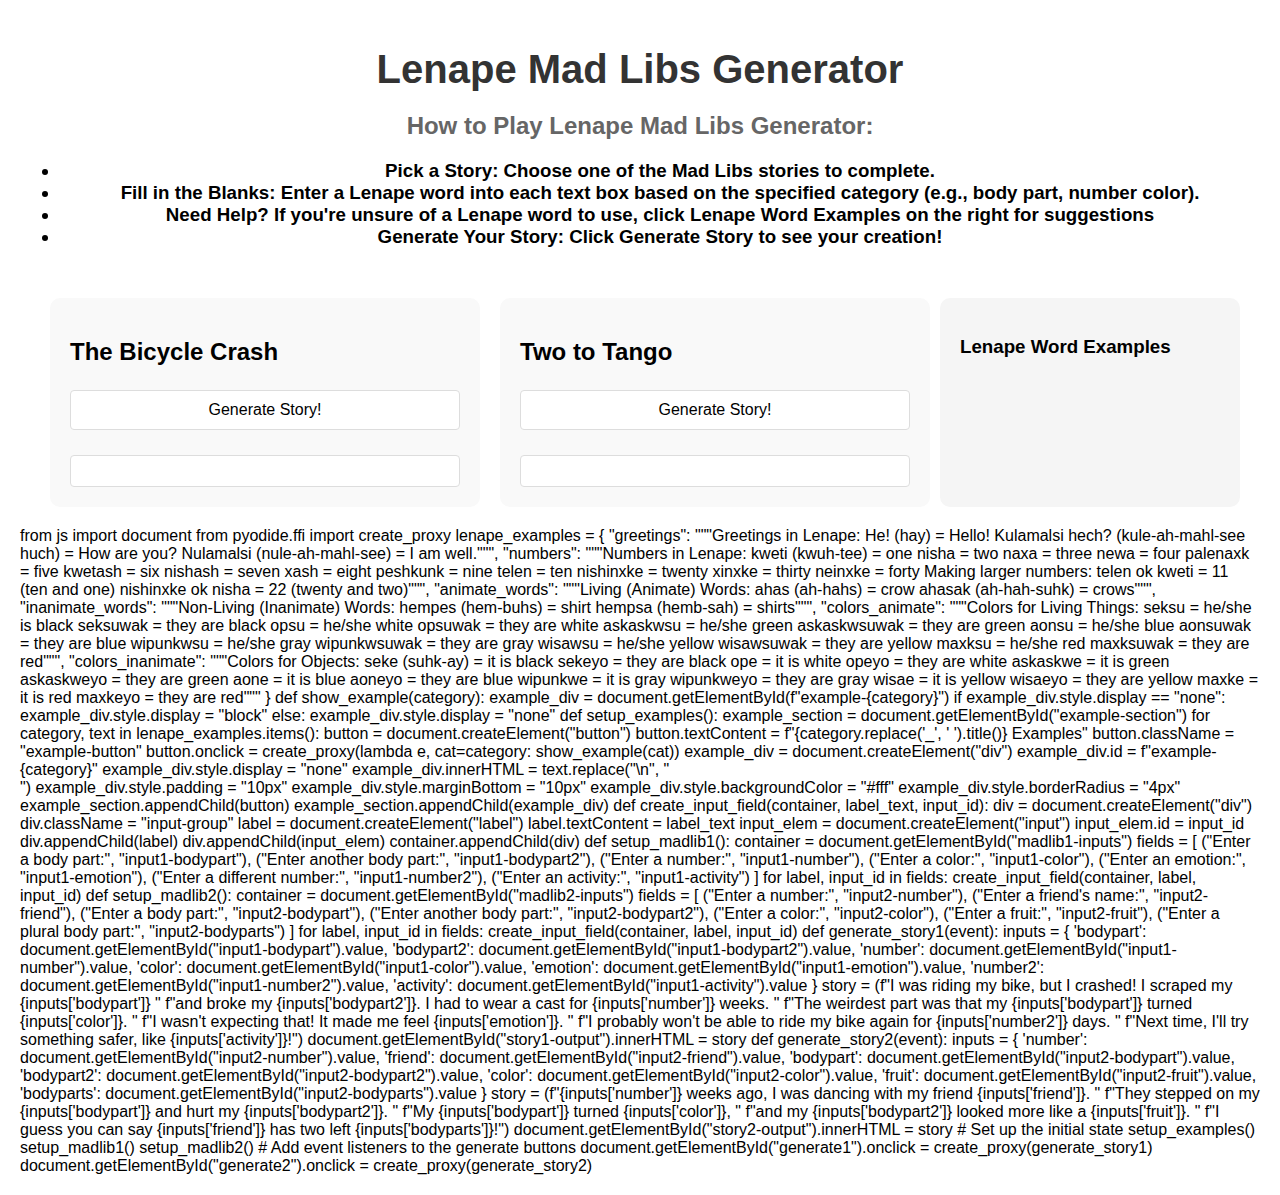
<file: index.html>
<!DOCTYPE html>
<html>
<head>
    <title>Lenape Mad Libs Generator</title>
    <link rel="stylesheet" href="https://pyscript.net/latest/pyscript.css" />
    <script defer src="https://pyscript.net/latest/pyscript.js"></script>
    <style>
        body {
            font-family: Arial, sans-serif;
            margin: 0;
            padding: 20px;
        }
        .title {
            text-align: center;
            margin-bottom: 30px;
        }
        .title h1 {
            font-size: 40px;
            color: #333;
            margin-bottom: 10px;
        }
        .title h2 {
            font-size: 24px;
            color: #666;
        }
        .container {
            display: flex;
            width: 100%;
            max-width: 1200px;
            margin: 0 auto;
            padding: 20px;
        }
        .madlib-section {
            width: 45%;
            margin: 0 10px;
            padding: 20px;
            background-color: #f9f9f9;
            border-radius: 10px;
        }
        .example-section {
            width: 30%;
            padding: 20px;
            background-color: #f5f5f5;
            border-radius: 10px;
        }
        .input-group {
            margin: 15px 0;
        }
        .input-group label {
            display: block;
            margin-bottom: 5px;
            font-size: 16px;
        }
        .input-group input {
            width: 100%;
            padding: 8px;
            font-size: 16px;
            border: 1px solid #ddd;
            border-radius: 4px;
        }
        .example-button {
            width: 100%;
            margin: 5px 0;
            padding: 10px;
            font-size: 16px;
            background-color: #fff;
            border: 1px solid #ddd;
            border-radius: 4px;
            cursor: pointer;
        }
        .story-output {
            margin-top: 20px;
            padding: 15px;
            background-color: #fff;
            border: 1px solid #ddd;
            border-radius: 4px;
        }
    </style>
</head>
<body>
    <div class="title">
        <h1>Lenape Mad Libs Generator</h1>
        <h2>How to Play Lenape Mad Libs Generator:</h2>
        <h3>
             <ul>
  <li><b>Pick a Story</b>: Choose one of the Mad Libs stories to complete.</li>
  <li><b>Fill in the Blanks</b>: Enter a Lenape word into each text box based on the specified category (e.g., body part, number color).</li>
  <li><b>Need Help?</b> If you're unsure of a Lenape word to use, click <b>Lenape Word Examples</b> on the right for suggestions</li>
    <li><b>Generate Your Story</b>: Click <b>Generate Story</b> to see your creation!</li>         
</ul> 
        </h3>
    </div>
    <div class="container">
        <div class="madlib-section" id="madlib1">
            <h2>The Bicycle Crash</h2>
            <div id="madlib1-inputs"></div>
            <button id="generate1" class="example-button">Generate Story!</button>
            <div id="story1-output" class="story-output"></div>
        </div>
        
        <div class="madlib-section" id="madlib2">
            <h2>Two to Tango</h2>
            <div id="madlib2-inputs"></div>
            <button id="generate2" class="example-button">Generate Story!</button>
            <div id="story2-output" class="story-output"></div>
        </div>

        <div class="example-section" id="example-section">
            <h3>Lenape Word Examples</h3>
        </div>
    </div>

<py-script>
from js import document
from pyodide.ffi import create_proxy

lenape_examples = {
    "greetings": """Greetings in Lenape:
    He! (hay) = Hello!
    Kulamalsi hech? (kule-ah-mahl-see huch) = How are you?
    Nulamalsi (nule-ah-mahl-see) = I am well.""",
    
    "numbers": """Numbers in Lenape:
    kweti (kwuh-tee) = one
    nisha = two
    naxa = three
    newa = four
    palenaxk = five
    kwetash = six
    nishash = seven
    xash = eight
    peshkunk = nine
    telen = ten
    nishinxke = twenty
    xinxke = thirty
    neinxke = forty
    
    Making larger numbers:
    telen ok kweti = 11 (ten and one)
    nishinxke ok nisha = 22 (twenty and two)""",
    
    "animate_words": """Living (Animate) Words:
    ahas (ah-hahs) = crow
    ahasak (ah-hah-suhk) = crows""",
    
    "inanimate_words": """Non-Living (Inanimate) Words:
    hempes (hem-buhs) = shirt
    hempsa (hemb-sah) = shirts""",
    
    "colors_animate": """Colors for Living Things:
    seksu = he/she is black
    seksuwak = they are black
    opsu = he/she white
    opsuwak = they are white
    askaskwsu = he/she green
    askaskwsuwak = they are green
    aonsu = he/she blue
    aonsuwak = they are blue
    wipunkwsu = he/she gray
    wipunkwsuwak = they are gray
    wisawsu = he/she yellow
    wisawsuwak = they are yellow
    maxksu = he/she red
    maxksuwak = they are red""",
    
    "colors_inanimate": """Colors for Objects:
    seke (suhk-ay) = it is black
    sekeyo = they are black
    ope = it is white
    opeyo = they are white
    askaskwe = it is green
    askaskweyo = they are green
    aone = it is blue
    aoneyo = they are blue
    wipunkwe = it is gray
    wipunkweyo = they are gray
    wisae = it is yellow
    wisaeyo = they are yellow
    maxke = it is red
    maxkeyo = they are red"""
}

def show_example(category):
    example_div = document.getElementById(f"example-{category}")
    if example_div.style.display == "none":
        example_div.style.display = "block"
    else:
        example_div.style.display = "none"

def setup_examples():
    example_section = document.getElementById("example-section")
    for category, text in lenape_examples.items():
        button = document.createElement("button")
        button.textContent = f"{category.replace('_', ' ').title()} Examples"
        button.className = "example-button"
        button.onclick = create_proxy(lambda e, cat=category: show_example(cat))
        
        example_div = document.createElement("div")
        example_div.id = f"example-{category}"
        example_div.style.display = "none"
        example_div.innerHTML = text.replace("\n", "<br>")
        example_div.style.padding = "10px"
        example_div.style.marginBottom = "10px"
        example_div.style.backgroundColor = "#fff"
        example_div.style.borderRadius = "4px"
        
        example_section.appendChild(button)
        example_section.appendChild(example_div)

def create_input_field(container, label_text, input_id):
    div = document.createElement("div")
    div.className = "input-group"
    
    label = document.createElement("label")
    label.textContent = label_text
    
    input_elem = document.createElement("input")
    input_elem.id = input_id
    
    div.appendChild(label)
    div.appendChild(input_elem)
    container.appendChild(div)

def setup_madlib1():
    container = document.getElementById("madlib1-inputs")
    fields = [
        ("Enter a body part:", "input1-bodypart"),
        ("Enter another body part:", "input1-bodypart2"),
        ("Enter a number:", "input1-number"),
        ("Enter a color:", "input1-color"),
        ("Enter an emotion:", "input1-emotion"),
        ("Enter a different number:", "input1-number2"),
        ("Enter an activity:", "input1-activity")
    ]
    for label, input_id in fields:
        create_input_field(container, label, input_id)

def setup_madlib2():
    container = document.getElementById("madlib2-inputs")
    fields = [
        ("Enter a number:", "input2-number"),
        ("Enter a friend's name:", "input2-friend"),
        ("Enter a body part:", "input2-bodypart"),
        ("Enter another body part:", "input2-bodypart2"),
        ("Enter a color:", "input2-color"),
        ("Enter a fruit:", "input2-fruit"),
        ("Enter a plural body part:", "input2-bodyparts")
    ]
    for label, input_id in fields:
        create_input_field(container, label, input_id)

def generate_story1(event):
    inputs = {
        'bodypart': document.getElementById("input1-bodypart").value,
        'bodypart2': document.getElementById("input1-bodypart2").value,
        'number': document.getElementById("input1-number").value,
        'color': document.getElementById("input1-color").value,
        'emotion': document.getElementById("input1-emotion").value,
        'number2': document.getElementById("input1-number2").value,
        'activity': document.getElementById("input1-activity").value
    }
    
    story = (f"I was riding my bike, but I crashed! I scraped my {inputs['bodypart']} "
            f"and broke my {inputs['bodypart2']}. I had to wear a cast for {inputs['number']} weeks. "
            f"The weirdest part was that my {inputs['bodypart']} turned {inputs['color']}. "
            f"I wasn't expecting that! It made me feel {inputs['emotion']}. "
            f"I probably won't be able to ride my bike again for {inputs['number2']} days. "
            f"Next time, I'll try something safer, like {inputs['activity']}!")
    
    document.getElementById("story1-output").innerHTML = story

def generate_story2(event):
    inputs = {
        'number': document.getElementById("input2-number").value,
        'friend': document.getElementById("input2-friend").value,
        'bodypart': document.getElementById("input2-bodypart").value,
        'bodypart2': document.getElementById("input2-bodypart2").value,
        'color': document.getElementById("input2-color").value,
        'fruit': document.getElementById("input2-fruit").value,
        'bodyparts': document.getElementById("input2-bodyparts").value
    }
    
    story = (f"{inputs['number']} weeks ago, I was dancing with my friend {inputs['friend']}. "
            f"They stepped on my {inputs['bodypart']} and hurt my {inputs['bodypart2']}. "
            f"My {inputs['bodypart']} turned {inputs['color']}, "
            f"and my {inputs['bodypart2']} looked more like a {inputs['fruit']}. "
            f"I guess you can say {inputs['friend']} has two left {inputs['bodyparts']}!")
    
    document.getElementById("story2-output").innerHTML = story

# Set up the initial state
setup_examples()
setup_madlib1()
setup_madlib2()

# Add event listeners to the generate buttons
document.getElementById("generate1").onclick = create_proxy(generate_story1)
document.getElementById("generate2").onclick = create_proxy(generate_story2)
</py-script>
</body>
</html>
</file>
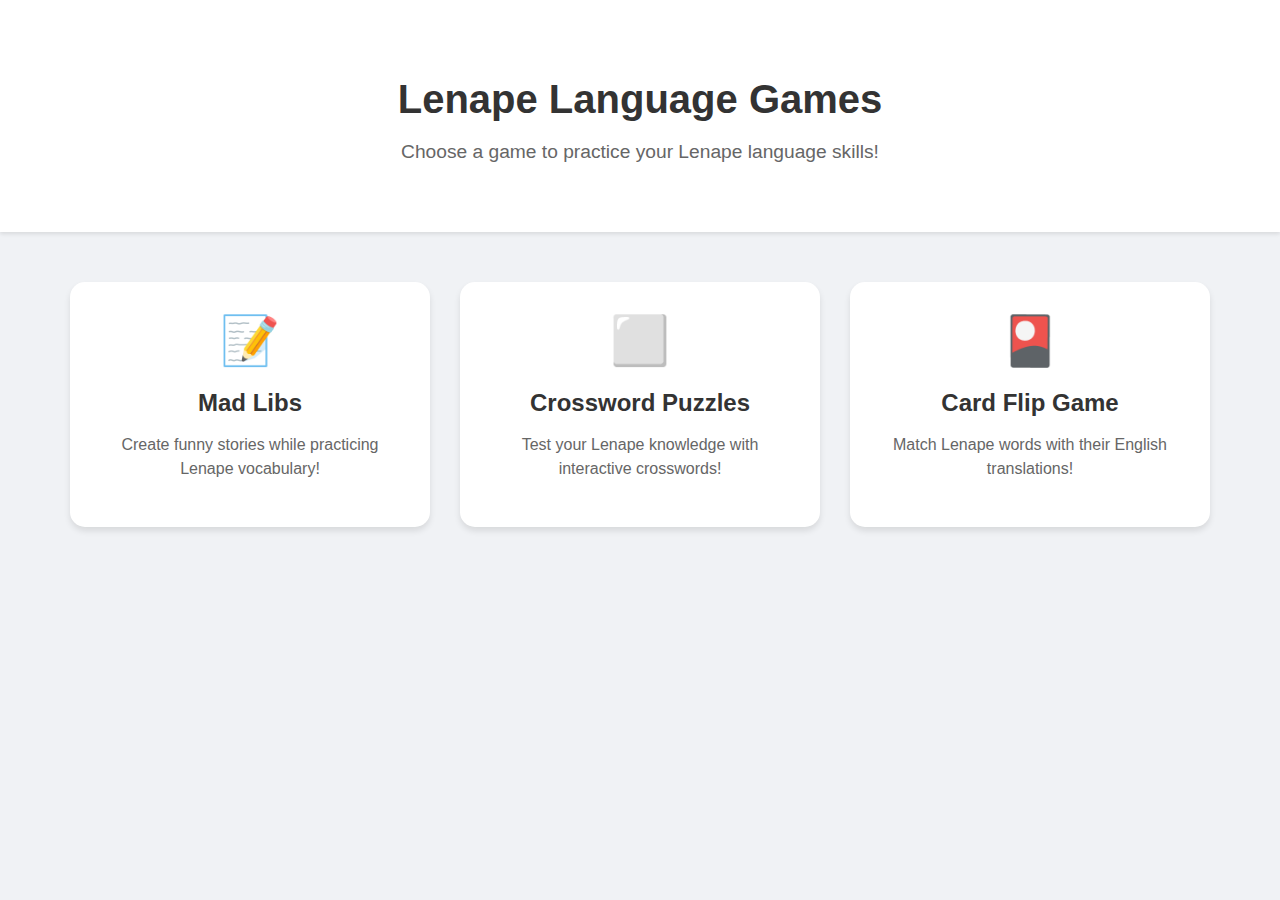
<file: home.html>
<!DOCTYPE html>
<html>
<head>
    <title>Lenape Language Games</title>
    <link rel="stylesheet" href="home-styles.css">
</head>
<body>
    <div class="header">
        <h1>Lenape Language Games</h1>
        <p>Choose a game to practice your Lenape language skills!</p>
    </div>

    <div class="game-container">
        <div class="game-card" onclick="window.location.href='madlibs.html'">
            <div class="game-icon">📝</div>
            <h2>Mad Libs</h2>
            <p>Create funny stories while practicing Lenape vocabulary!</p>
        </div>

        <div class="game-card" onclick="window.location.href='crossword.html'">
            <div class="game-icon">⬜</div>
            <h2>Crossword Puzzles</h2>
            <p>Test your Lenape knowledge with interactive crosswords!</p>
        </div>

        <div class="game-card" onclick="window.location.href='cardflip.html'">
            <div class="game-icon">🎴</div>
            <h2>Card Flip Game</h2>
            <p>Match Lenape words with their English translations!</p>
        </div>
    </div>
</body>
</html>
</file>
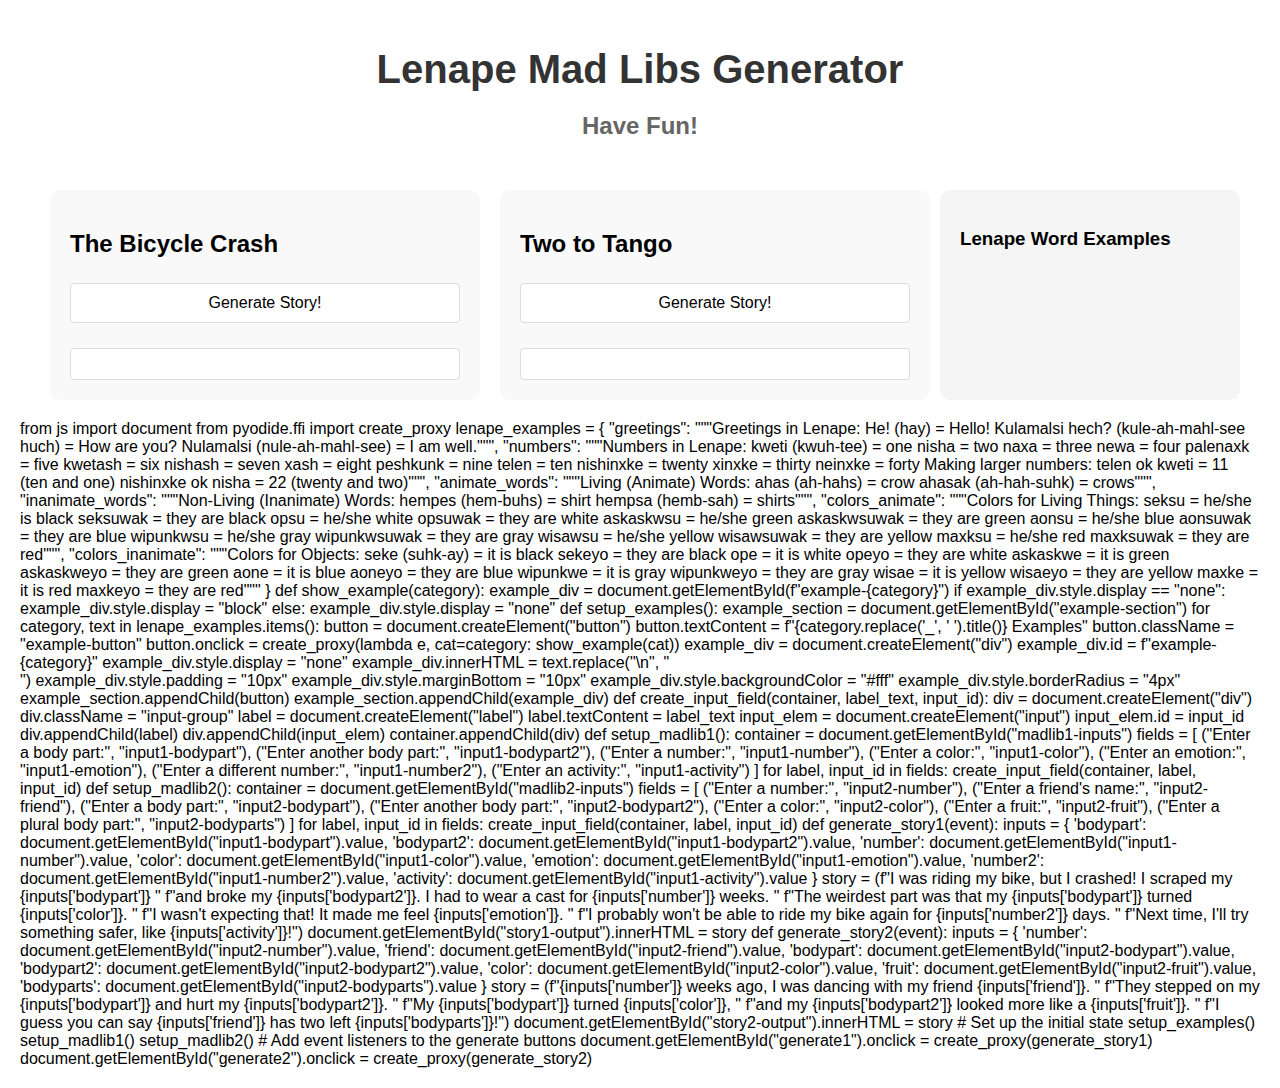
<file: LenapeMadLibsGlossary.html>
<!DOCTYPE html>
<html>
<head>
    <title>Lenape Mad Libs Generator</title>
    <link rel="stylesheet" href="https://pyscript.net/latest/pyscript.css" />
    <script defer src="https://pyscript.net/latest/pyscript.js"></script>
    <style>
        body {
            font-family: Arial, sans-serif;
            margin: 0;
            padding: 20px;
        }
        .title {
            text-align: center;
            margin-bottom: 30px;
        }
        .title h1 {
            font-size: 40px;
            color: #333;
            margin-bottom: 10px;
        }
        .title h2 {
            font-size: 24px;
            color: #666;
        }
        .container {
            display: flex;
            width: 100%;
            max-width: 1200px;
            margin: 0 auto;
            padding: 20px;
        }
        .madlib-section {
            width: 45%;
            margin: 0 10px;
            padding: 20px;
            background-color: #f9f9f9;
            border-radius: 10px;
        }
        .example-section {
            width: 30%;
            padding: 20px;
            background-color: #f5f5f5;
            border-radius: 10px;
        }
        .input-group {
            margin: 15px 0;
        }
        .input-group label {
            display: block;
            margin-bottom: 5px;
            font-size: 16px;
        }
        .input-group input {
            width: 100%;
            padding: 8px;
            font-size: 16px;
            border: 1px solid #ddd;
            border-radius: 4px;
        }
        .example-button {
            width: 100%;
            margin: 5px 0;
            padding: 10px;
            font-size: 16px;
            background-color: #fff;
            border: 1px solid #ddd;
            border-radius: 4px;
            cursor: pointer;
        }
        .story-output {
            margin-top: 20px;
            padding: 15px;
            background-color: #fff;
            border: 1px solid #ddd;
            border-radius: 4px;
        }
    </style>
</head>
<body>
    <div class="title">
        <h1>Lenape Mad Libs Generator</h1>
        <h2>Have Fun!</h2>
    </div>
    <div class="container">
        <div class="madlib-section" id="madlib1">
            <h2>The Bicycle Crash</h2>
            <div id="madlib1-inputs"></div>
            <button id="generate1" class="example-button">Generate Story!</button>
            <div id="story1-output" class="story-output"></div>
        </div>
        
        <div class="madlib-section" id="madlib2">
            <h2>Two to Tango</h2>
            <div id="madlib2-inputs"></div>
            <button id="generate2" class="example-button">Generate Story!</button>
            <div id="story2-output" class="story-output"></div>
        </div>

        <div class="example-section" id="example-section">
            <h3>Lenape Word Examples</h3>
        </div>
    </div>

<py-script>
from js import document
from pyodide.ffi import create_proxy

lenape_examples = {
    "greetings": """Greetings in Lenape:
    He! (hay) = Hello!
    Kulamalsi hech? (kule-ah-mahl-see huch) = How are you?
    Nulamalsi (nule-ah-mahl-see) = I am well.""",
    
    "numbers": """Numbers in Lenape:
    kweti (kwuh-tee) = one
    nisha = two
    naxa = three
    newa = four
    palenaxk = five
    kwetash = six
    nishash = seven
    xash = eight
    peshkunk = nine
    telen = ten
    nishinxke = twenty
    xinxke = thirty
    neinxke = forty
    
    Making larger numbers:
    telen ok kweti = 11 (ten and one)
    nishinxke ok nisha = 22 (twenty and two)""",
    
    "animate_words": """Living (Animate) Words:
    ahas (ah-hahs) = crow
    ahasak (ah-hah-suhk) = crows""",
    
    "inanimate_words": """Non-Living (Inanimate) Words:
    hempes (hem-buhs) = shirt
    hempsa (hemb-sah) = shirts""",
    
    "colors_animate": """Colors for Living Things:
    seksu = he/she is black
    seksuwak = they are black
    opsu = he/she white
    opsuwak = they are white
    askaskwsu = he/she green
    askaskwsuwak = they are green
    aonsu = he/she blue
    aonsuwak = they are blue
    wipunkwsu = he/she gray
    wipunkwsuwak = they are gray
    wisawsu = he/she yellow
    wisawsuwak = they are yellow
    maxksu = he/she red
    maxksuwak = they are red""",
    
    "colors_inanimate": """Colors for Objects:
    seke (suhk-ay) = it is black
    sekeyo = they are black
    ope = it is white
    opeyo = they are white
    askaskwe = it is green
    askaskweyo = they are green
    aone = it is blue
    aoneyo = they are blue
    wipunkwe = it is gray
    wipunkweyo = they are gray
    wisae = it is yellow
    wisaeyo = they are yellow
    maxke = it is red
    maxkeyo = they are red"""
}

def show_example(category):
    example_div = document.getElementById(f"example-{category}")
    if example_div.style.display == "none":
        example_div.style.display = "block"
    else:
        example_div.style.display = "none"

def setup_examples():
    example_section = document.getElementById("example-section")
    for category, text in lenape_examples.items():
        button = document.createElement("button")
        button.textContent = f"{category.replace('_', ' ').title()} Examples"
        button.className = "example-button"
        button.onclick = create_proxy(lambda e, cat=category: show_example(cat))
        
        example_div = document.createElement("div")
        example_div.id = f"example-{category}"
        example_div.style.display = "none"
        example_div.innerHTML = text.replace("\n", "<br>")
        example_div.style.padding = "10px"
        example_div.style.marginBottom = "10px"
        example_div.style.backgroundColor = "#fff"
        example_div.style.borderRadius = "4px"
        
        example_section.appendChild(button)
        example_section.appendChild(example_div)

def create_input_field(container, label_text, input_id):
    div = document.createElement("div")
    div.className = "input-group"
    
    label = document.createElement("label")
    label.textContent = label_text
    
    input_elem = document.createElement("input")
    input_elem.id = input_id
    
    div.appendChild(label)
    div.appendChild(input_elem)
    container.appendChild(div)

def setup_madlib1():
    container = document.getElementById("madlib1-inputs")
    fields = [
        ("Enter a body part:", "input1-bodypart"),
        ("Enter another body part:", "input1-bodypart2"),
        ("Enter a number:", "input1-number"),
        ("Enter a color:", "input1-color"),
        ("Enter an emotion:", "input1-emotion"),
        ("Enter a different number:", "input1-number2"),
        ("Enter an activity:", "input1-activity")
    ]
    for label, input_id in fields:
        create_input_field(container, label, input_id)

def setup_madlib2():
    container = document.getElementById("madlib2-inputs")
    fields = [
        ("Enter a number:", "input2-number"),
        ("Enter a friend's name:", "input2-friend"),
        ("Enter a body part:", "input2-bodypart"),
        ("Enter another body part:", "input2-bodypart2"),
        ("Enter a color:", "input2-color"),
        ("Enter a fruit:", "input2-fruit"),
        ("Enter a plural body part:", "input2-bodyparts")
    ]
    for label, input_id in fields:
        create_input_field(container, label, input_id)

def generate_story1(event):
    inputs = {
        'bodypart': document.getElementById("input1-bodypart").value,
        'bodypart2': document.getElementById("input1-bodypart2").value,
        'number': document.getElementById("input1-number").value,
        'color': document.getElementById("input1-color").value,
        'emotion': document.getElementById("input1-emotion").value,
        'number2': document.getElementById("input1-number2").value,
        'activity': document.getElementById("input1-activity").value
    }
    
    story = (f"I was riding my bike, but I crashed! I scraped my {inputs['bodypart']} "
            f"and broke my {inputs['bodypart2']}. I had to wear a cast for {inputs['number']} weeks. "
            f"The weirdest part was that my {inputs['bodypart']} turned {inputs['color']}. "
            f"I wasn't expecting that! It made me feel {inputs['emotion']}. "
            f"I probably won't be able to ride my bike again for {inputs['number2']} days. "
            f"Next time, I'll try something safer, like {inputs['activity']}!")
    
    document.getElementById("story1-output").innerHTML = story

def generate_story2(event):
    inputs = {
        'number': document.getElementById("input2-number").value,
        'friend': document.getElementById("input2-friend").value,
        'bodypart': document.getElementById("input2-bodypart").value,
        'bodypart2': document.getElementById("input2-bodypart2").value,
        'color': document.getElementById("input2-color").value,
        'fruit': document.getElementById("input2-fruit").value,
        'bodyparts': document.getElementById("input2-bodyparts").value
    }
    
    story = (f"{inputs['number']} weeks ago, I was dancing with my friend {inputs['friend']}. "
            f"They stepped on my {inputs['bodypart']} and hurt my {inputs['bodypart2']}. "
            f"My {inputs['bodypart']} turned {inputs['color']}, "
            f"and my {inputs['bodypart2']} looked more like a {inputs['fruit']}. "
            f"I guess you can say {inputs['friend']} has two left {inputs['bodyparts']}!")
    
    document.getElementById("story2-output").innerHTML = story

# Set up the initial state
setup_examples()
setup_madlib1()
setup_madlib2()

# Add event listeners to the generate buttons
document.getElementById("generate1").onclick = create_proxy(generate_story1)
document.getElementById("generate2").onclick = create_proxy(generate_story2)
</py-script>
</body>
</html>
</file>
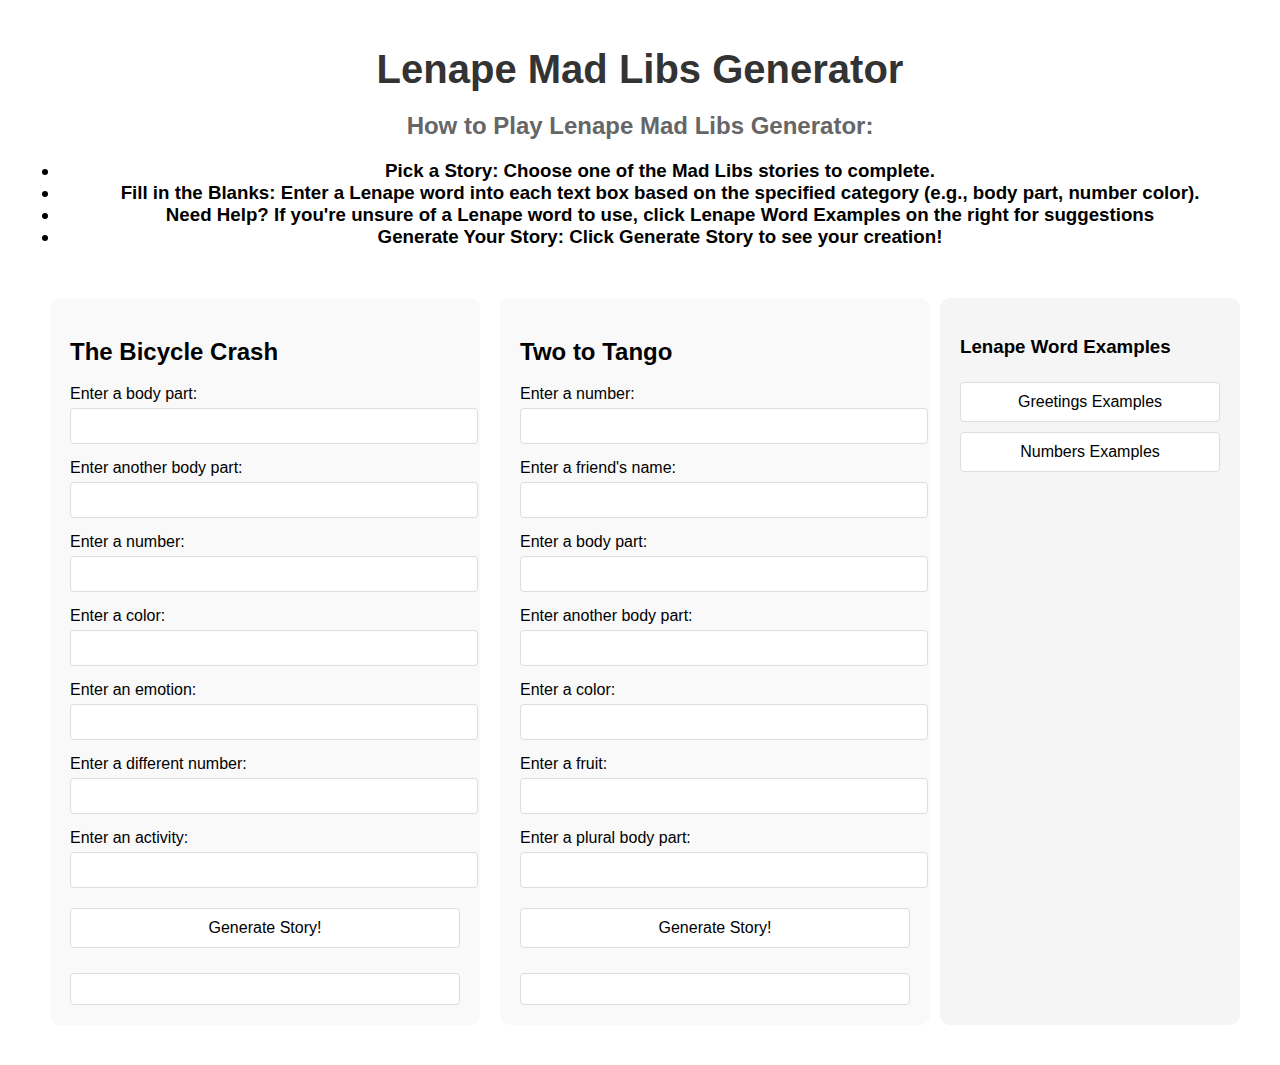
<file: madlibs.html>
<!DOCTYPE html>
<html>
<head>
    <title>Lenape Mad Libs Generator</title>
    <style>
        body {
            font-family: Arial, sans-serif;
            margin: 0;
            padding: 20px;
        }
        .title {
            text-align: center;
            margin-bottom: 30px;
        }
        .title h1 {
            font-size: 40px;
            color: #333;
            margin-bottom: 10px;
        }
        .title h2 {
            font-size: 24px;
            color: #666;
        }
        .container {
            display: flex;
            width: 100%;
            max-width: 1200px;
            margin: 0 auto;
            padding: 20px;
        }
        .madlib-section {
            width: 45%;
            margin: 0 10px;
            padding: 20px;
            background-color: #f9f9f9;
            border-radius: 10px;
        }
        .example-section {
            width: 30%;
            padding: 20px;
            background-color: #f5f5f5;
            border-radius: 10px;
        }
        .input-group {
            margin: 15px 0;
        }
        .input-group label {
            display: block;
            margin-bottom: 5px;
            font-size: 16px;
        }
        .input-group input {
            width: 100%;
            padding: 8px;
            font-size: 16px;
            border: 1px solid #ddd;
            border-radius: 4px;
        }
        .example-button {
            width: 100%;
            margin: 5px 0;
            padding: 10px;
            font-size: 16px;
            background-color: #fff;
            border: 1px solid #ddd;
            border-radius: 4px;
            cursor: pointer;
        }
        .story-output {
            margin-top: 20px;
            padding: 15px;
            background-color: #fff;
            border: 1px solid #ddd;
            border-radius: 4px;
        }
    </style>
</head>
<body>
    <div class="title">
        <h1>Lenape Mad Libs Generator</h1>
        <h2>How to Play Lenape Mad Libs Generator:</h2>
        <h3>
            <ul>
                <li><b>Pick a Story</b>: Choose one of the Mad Libs stories to complete.</li>
                <li><b>Fill in the Blanks</b>: Enter a Lenape word into each text box based on the specified category (e.g., body part, number color).</li>
                <li><b>Need Help?</b> If you're unsure of a Lenape word to use, click <b>Lenape Word Examples</b> on the right for suggestions</li>
                <li><b>Generate Your Story</b>: Click <b>Generate Story</b> to see your creation!</li>
            </ul>
        </h3>
    </div>

    <div class="container">
        <div class="madlib-section" id="madlib1">
            <h2>The Bicycle Crash</h2>
            <div id="madlib1-inputs"></div>
            <button id="generate1" class="example-button">Generate Story!</button>
            <div id="story1-output" class="story-output"></div>
        </div>
        
        <div class="madlib-section" id="madlib2">
            <h2>Two to Tango</h2>
            <div id="madlib2-inputs"></div>
            <button id="generate2" class="example-button">Generate Story!</button>
            <div id="story2-output" class="story-output"></div>
        </div>

        <div class="example-section" id="example-section">
            <h3>Lenape Word Examples</h3>
        </div>
    </div>

    <!-- Add jQuery for AJAX support (if needed) -->
    <script src="https://code.jquery.com/jquery-3.6.0.min.js"></script>
    
    <!-- Add your JavaScript file -->
    <script src="madlibs.js"></script>
</body>
</html>
</file>
<file: home-styles.css>
body {
    font-family: Arial, sans-serif;
    margin: 0;
    padding: 0;
    background-color: #f0f2f5;
}

.header {
    text-align: center;
    padding: 50px 20px;
    background-color: #ffffff;
    box-shadow: 0 2px 4px rgba(0,0,0,0.1);
}

.header h1 {
    color: #333;
    font-size: 2.5em;
    margin-bottom: 10px;
}

.header p {
    color: #666;
    font-size: 1.2em;
}

.game-container {
    display: flex;
    justify-content: center;
    flex-wrap: wrap;
    gap: 30px;
    padding: 50px 20px;
    max-width: 1200px;
    margin: 0 auto;
}

.game-card {
    background-color: #ffffff;
    border-radius: 15px;
    padding: 30px;
    width: 300px;
    text-align: center;
    box-shadow: 0 4px 6px rgba(0,0,0,0.1);
    transition: transform 0.3s ease;
    cursor: pointer;
}

.game-card:hover {
    transform: translateY(-10px);
}

.game-icon {
    font-size: 48px;
    margin-bottom: 20px;
}

.game-card h2 {
    color: #333;
    margin-bottom: 15px;
}

.game-card p {
    color: #666;
    line-height: 1.5;
}
</file>
